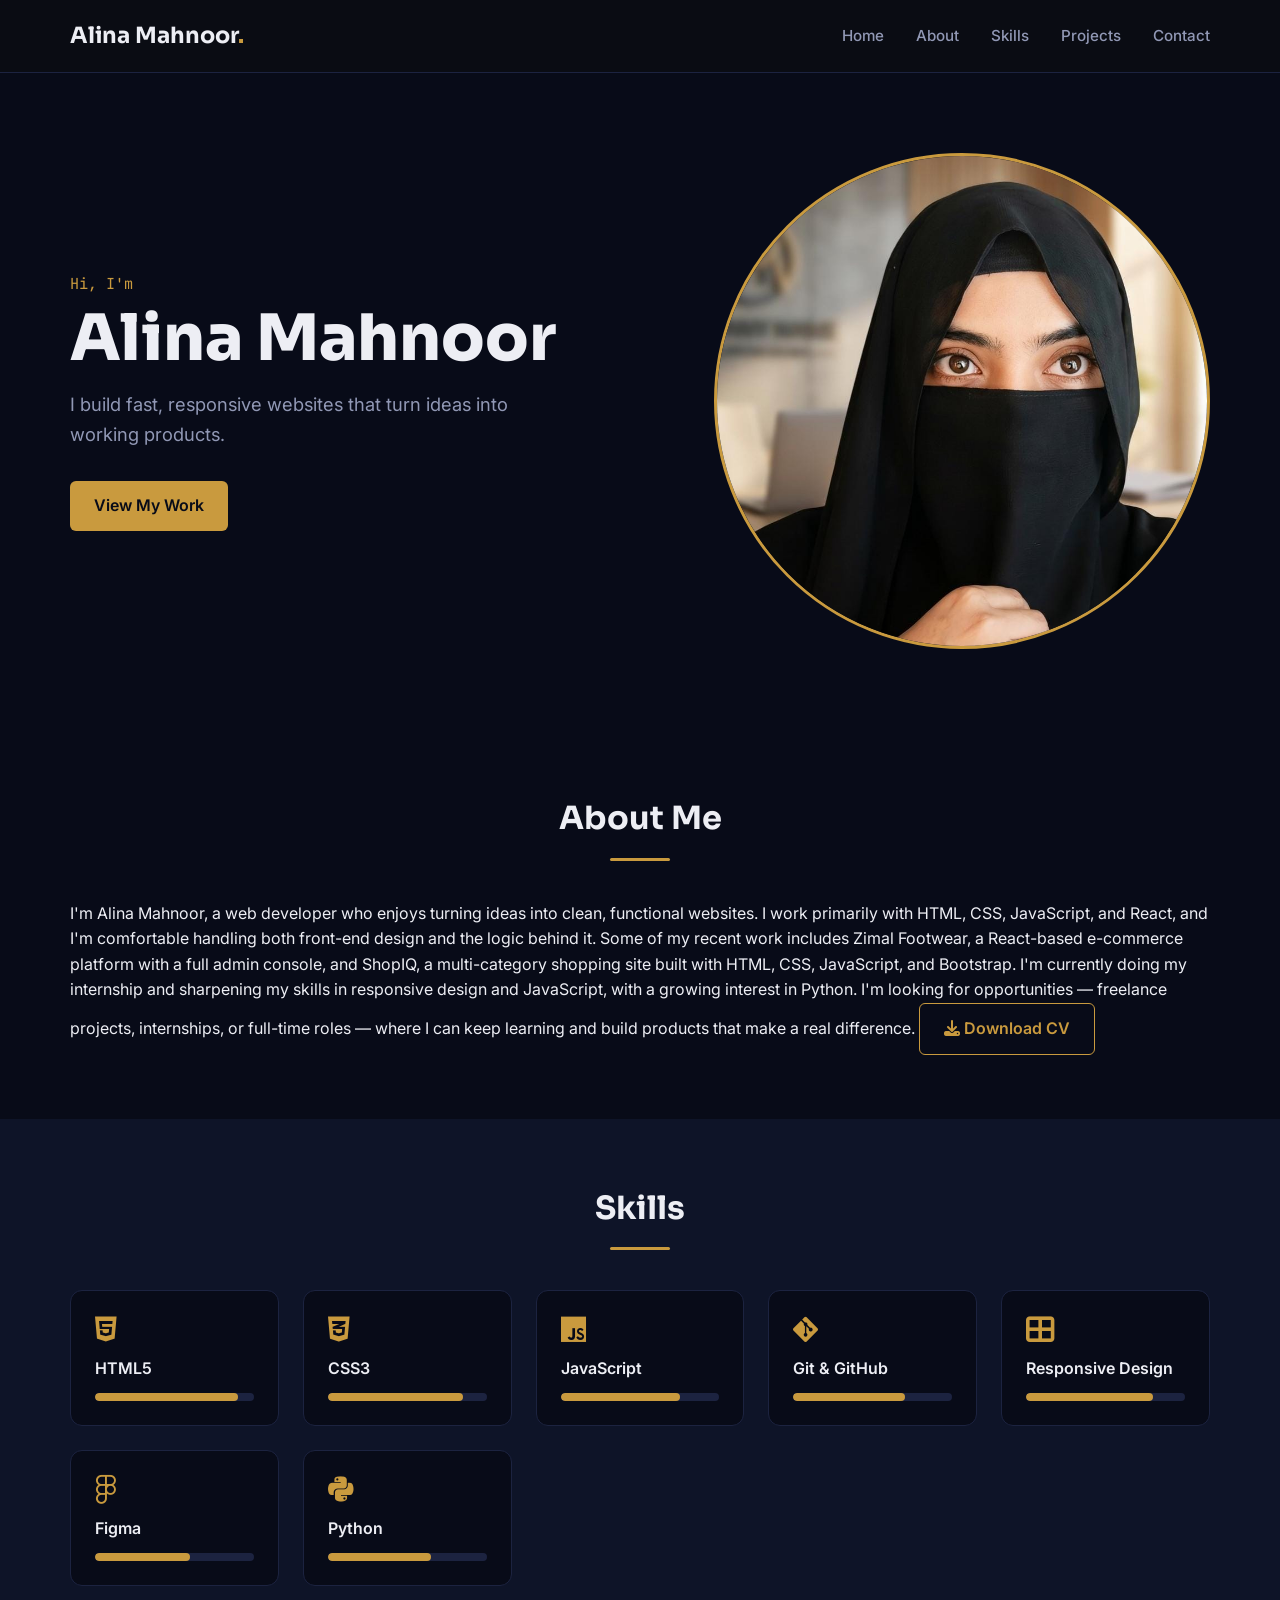
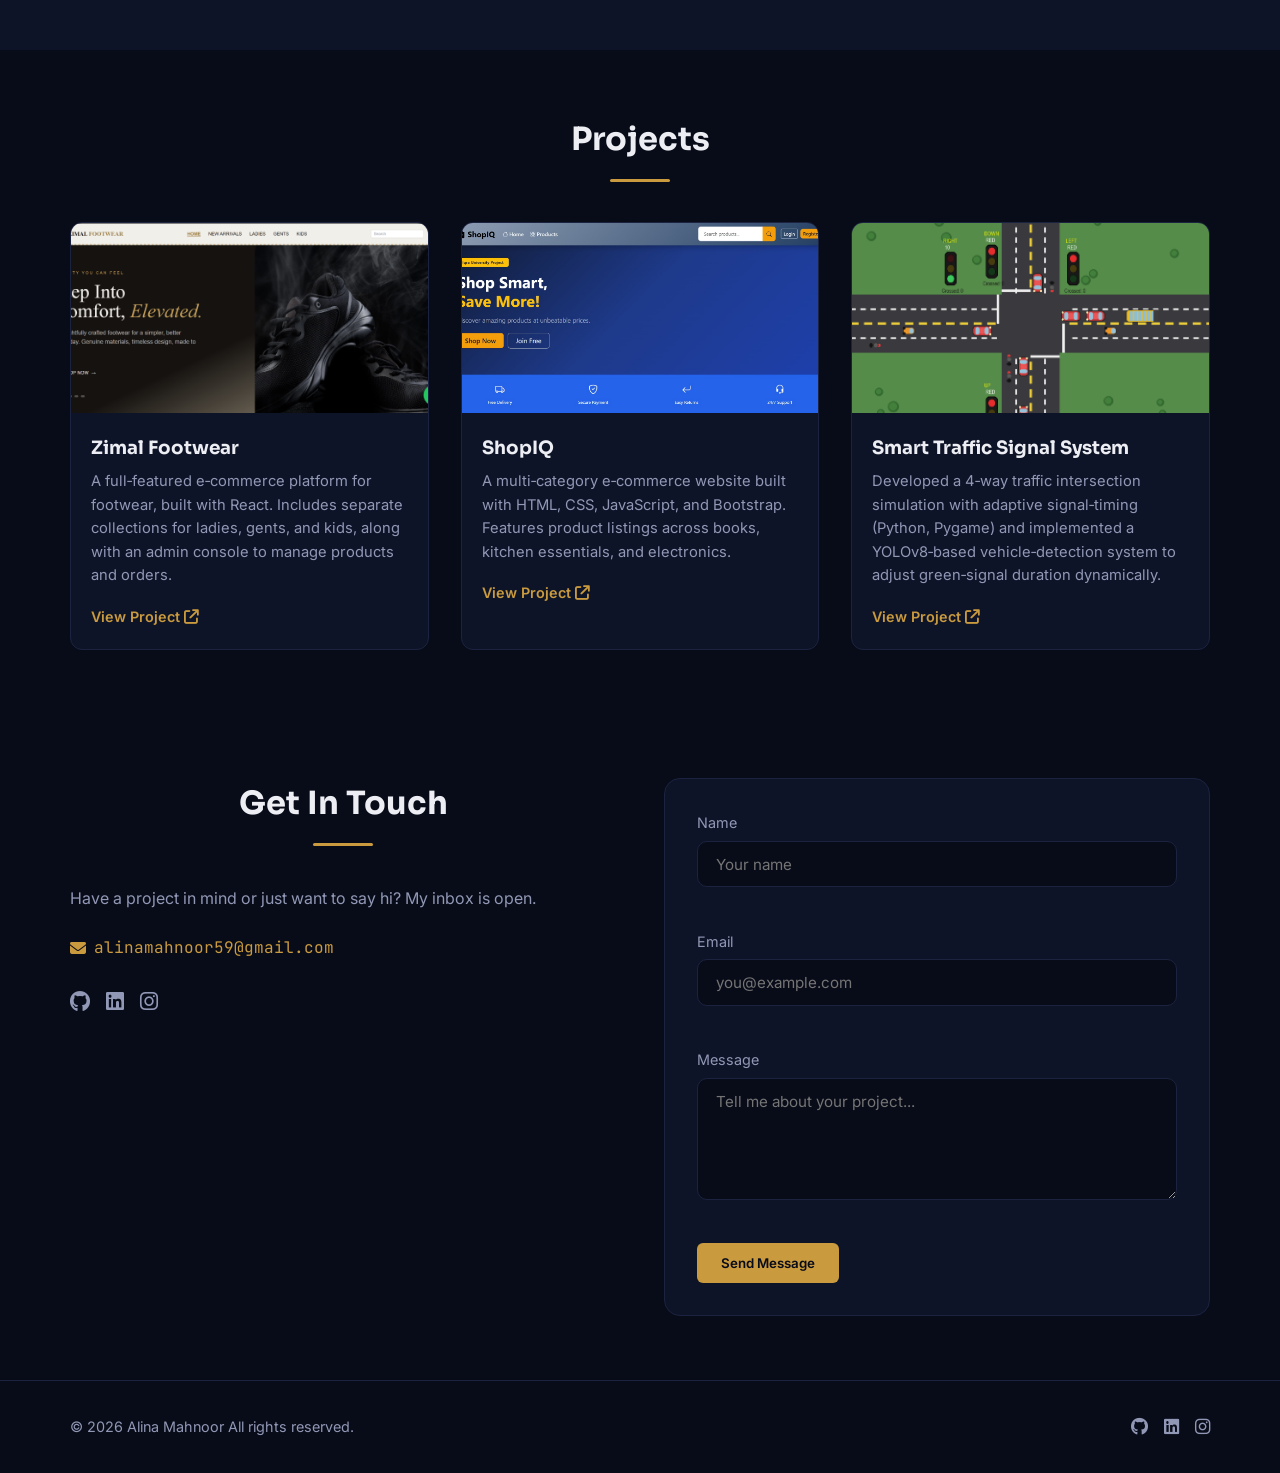
<file: index.html>
<!DOCTYPE html>
<html lang="en">
<head>
  <meta charset="UTF-8">
  <meta name="viewport" content="width=device-width, initial-scale=1.0">
  <title>Alina Mahnoor | Web Developer Portfolio</title>
  <meta name="description" content="Portfolio of Alina Mahnoor, a web developer specializing in building responsive, modern websites.">

  <!-- Google Fonts -->
  <link rel="preconnect" href="https://fonts.googleapis.com">
  <link rel="preconnect" href="https://fonts.gstatic.com" crossorigin>
  <link href="https://fonts.googleapis.com/css2?family=Sora:wght@400;600;700;800&family=Inter:wght@400;500;600&family=JetBrains+Mono:wght@400;500&display=swap" rel="stylesheet">

  <!-- Font Awesome (icons) -->
  <link rel="stylesheet" href="https://cdnjs.cloudflare.com/ajax/libs/font-awesome/6.5.1/css/all.min.css">

  <!-- Stylesheet -->
  <link rel="stylesheet" href="css/style.css">
</head>
<body>

  <!-- ========== NAVBAR ========== -->
  <header class="navbar" id="navbar">
    <nav class="nav container">
      <a href="#home" class="nav__logo">Alina Mahnoor<span>.</span></a>

      <ul class="nav__menu" id="nav-menu">
        <li><a href="#home" class="nav__link">Home</a></li>
        <li><a href="#about" class="nav__link">About</a></li>
        <li><a href="#skills" class="nav__link">Skills</a></li>
        <li><a href="#projects" class="nav__link">Projects</a></li>
        <li><a href="#contact" class="nav__link">Contact</a></li>
      </ul>

      <button class="nav__toggle" id="nav-toggle" aria-label="Toggle menu" aria-expanded="false">
        <i class="fa-solid fa-bars"></i>
      </button>
    </nav>
  </header>

  <main>

    <!-- ========== HERO ========== -->
    <section class="hero" id="home">
      <div class="container hero__container">
        <div class="hero__content">
          <p class="hero__eyebrow">Hi, I'm</p>
          <h1 class="hero__name">Alina Mahnoor</h1>
          <p class="hero__tagline">I build fast, responsive websites that turn ideas into working products.</p>
          <a href="#projects" class="btn btn--primary">View My Work</a>
        </div>
        <div class="hero__image">
          <img src="images/picture.jpeg" alt="Photo of Your Name">
        </div>
      </div>
    </section>

    <!-- ========== ABOUT ========== -->
    <section class="about" id="about">
      <div class="container">
        <h2 class="section__title">About Me</h2>
        <div class="about__content">
          <p class="about__text">
            I'm Alina Mahnoor, a web developer who enjoys turning ideas into clean, functional websites. I work primarily with HTML, CSS, JavaScript, and React, and I'm comfortable handling both front-end design and the logic behind it. Some of my recent work includes Zimal Footwear, a React-based e-commerce platform with a full admin console, and ShopIQ, a multi-category shopping site built with HTML, CSS, JavaScript, and Bootstrap. I'm currently doing my internship and sharpening my skills in responsive design and JavaScript, with a growing interest in Python. I'm looking for opportunities — freelance projects, internships, or full-time roles — where I can keep learning and build products that make a real difference.
          <a href="Alina_Mahnoor.pdf" class="btn btn--outline" download>
            <i class="fa-solid fa-download"></i> Download CV
          </a>
        </div>
      </div>
    </section>

    <!-- ========== SKILLS ========== -->
    <section class="skills" id="skills">
      <div class="container">
        <h2 class="section__title">Skills</h2>
        <div class="skills__grid">

          <div class="skill__card">
            <i class="fa-brands fa-html5 skill__icon"></i>
            <h3 class="skill__name">HTML5</h3>
            <div class="skill__bar"><span style="width: 90%;"></span></div>
          </div>

          <div class="skill__card">
            <i class="fa-brands fa-css3-alt skill__icon"></i>
            <h3 class="skill__name">CSS3</h3>
            <div class="skill__bar"><span style="width: 85%;"></span></div>
          </div>

          <div class="skill__card">
            <i class="fa-brands fa-js skill__icon"></i>
            <h3 class="skill__name">JavaScript</h3>
            <div class="skill__bar"><span style="width: 75%;"></span></div>
          </div>

          <div class="skill__card">
            <i class="fa-brands fa-git-alt skill__icon"></i>
            <h3 class="skill__name">Git & GitHub</h3>
            <div class="skill__bar"><span style="width: 70%;"></span></div>
          </div>

          <div class="skill__card">
            <i class="fa-solid fa-table-cells-large skill__icon"></i>
            <h3 class="skill__name">Responsive Design</h3>
            <div class="skill__bar"><span style="width: 80%;"></span></div>
          </div>

          <div class="skill__card">
            <i class="fa-brands fa-figma skill__icon"></i>
            <h3 class="skill__name">Figma</h3>
            <div class="skill__bar"><span style="width: 60%;"></span></div>
          </div>
          <div class="skill__card">
  <i class="fa-brands fa-python skill__icon"></i>
  <h3 class="skill__name">Python</h3>
  <div class="skill__bar"><span style="width: 65%;"></span></div>
</div>

        </div>
      </div>
    </section>

    <!-- ========== PROJECTS ========== -->
    <section class="projects" id="projects">
      <div class="container">
        <h2 class="section__title">Projects</h2>
        <div class="projects__grid">

          <article class="project__card">
            <img src="images/project1.png" alt="Screenshot of Project One" class="project__img">
            <div class="project__info">
              <h3 class="project__title">Zimal Footwear</h3>
              <p class="project__desc">A full‑featured e‑commerce platform for footwear, built with React. Includes separate collections for ladies, gents, and kids, along with an admin console to manage products and orders.</p>
              <a href="project1.html" class="project__link" target="_blank" rel="noopener">View Project <i class="fa-solid fa-arrow-up-right-from-square"></i></a>
            </div>
          </article>

          <article class="project__card">
            <img src="images/project2.png" alt="Screenshot of Project Two" class="project__img">
            <div class="project__info">
              <h3 class="project__title">ShopIQ</h3>
              <p class="project__desc">A multi‑category e‑commerce website built with HTML, CSS, JavaScript, and Bootstrap. Features product listings across books, kitchen essentials, and electronics.</p>
              <a href="project2.html" class="project__link" target="_blank" rel="noopener">View Project <i class="fa-solid fa-arrow-up-right-from-square"></i></a>
            </div>
          </article>

          <article class="project__card">
            <img src="images/project3.png" alt="Screenshot of Project Three" class="project__img">
            <div class="project__info">
              <h3 class="project__title">Smart Traffic Signal System</h3>
              <p class="project__desc">Developed a 4‑way traffic intersection simulation with adaptive signal‑timing (Python, Pygame) and implemented a YOLOv8‑based vehicle‑detection system to adjust green‑signal duration dynamically.</p>
              <a href="project3.html" class="project__link" target="_blank" rel="noopener">View Project <i class="fa-solid fa-arrow-up-right-from-square"></i></a>
            </div>
          </article>

        </div>
      </div>
    </section>

    <!-- ========== CONTACT ========== -->
    <section class="contact" id="contact">
      <div class="container contact__container">
        <div class="contact__info">
          <h2 class="section__title">Get In Touch</h2>
          <p class="contact__text">Have a project in mind or just want to say hi? My inbox is open.</p>
          <a href="mailto:alinamahnoor59@gmail.com" class="contact__email"><i class="fa-solid fa-envelope"></i> alinamahnoor59@gmail.com</a>

          <div class="contact__socials">
            <a href="https://github.com/alinamahnoor/tsg-webdev-p01-alinamahnoor" target="_blank" rel="noopener" aria-label="GitHub"><i class="fa-brands fa-github"></i></a>
            <a href="https://www.linkedin.com/in/alina-mahnoor-2a66a93ab?utm_source=share_via&utm_content=profile&utm_medium=member_android" target="_blank" rel="noopener" aria-label="LinkedIn"><i class="fa-brands fa-linkedin"></i></a>
            <a href="https://www.instagram.com/alina_.awan" target="_blank" rel="noopener" aria-label="Instagram"><i class="fa-brands fa-instagram"></i></a>
          </div>
        </div>

        <form class="contact__form" id="contact-form" novalidate>
          <div class="form__group">
            <label for="name">Name</label>
            <input type="text" id="name" name="name" placeholder="Your name">
            <span class="form__error" id="name-error"></span>
          </div>

          <div class="form__group">
            <label for="email">Email</label>
            <input type="email" id="email" name="email" placeholder="you@example.com">
            <span class="form__error" id="email-error"></span>
          </div>

          <div class="form__group">
            <label for="message">Message</label>
            <textarea id="message" name="message" rows="5" placeholder="Tell me about your project..."></textarea>
            <span class="form__error" id="message-error"></span>
          </div>

          <button type="submit" class="btn btn--primary">Send Message</button>
          <p class="form__success" id="form-success">Thanks! Your message has been sent.</p>
        </form>
      </div>
    </section>

  </main>

  <!-- ========== FOOTER ========== -->
  <footer class="footer">
    <div class="container footer__container">
      <p>&copy; <span id="year"></span> Alina Mahnoor All rights reserved.</p>
      <div class="footer__socials">
        <a href="https://github.com/alinamahnoor/tsg-webdev-p01-alinamahnoor" target="_blank" rel="noopener" aria-label="GitHub"><i class="fa-brands fa-github"></i></a>
        <a href="https://www.linkedin.com/in/alina-mahnoor-2a66a93ab?utm_source=share_via&utm_content=profile&utm_medium=member_android" target="_blank" rel="noopener" aria-label="LinkedIn"><i class="fa-brands fa-linkedin"></i></a>
        <a href="https://www.instagram.com/alina_.awan" target="_blank" rel="noopener" aria-label="Instagram"><i class="fa-brands fa-instagram"></i></a>
      </div>
    </div>
  </footer>

  <!-- Scroll to top button -->
  <button id="scroll-top" class="scroll-top" aria-label="Scroll to top">
    <i class="fa-solid fa-arrow-up"></i>
  </button>

  <script src="js/script.js"></script>
</body>
</html>
</file>
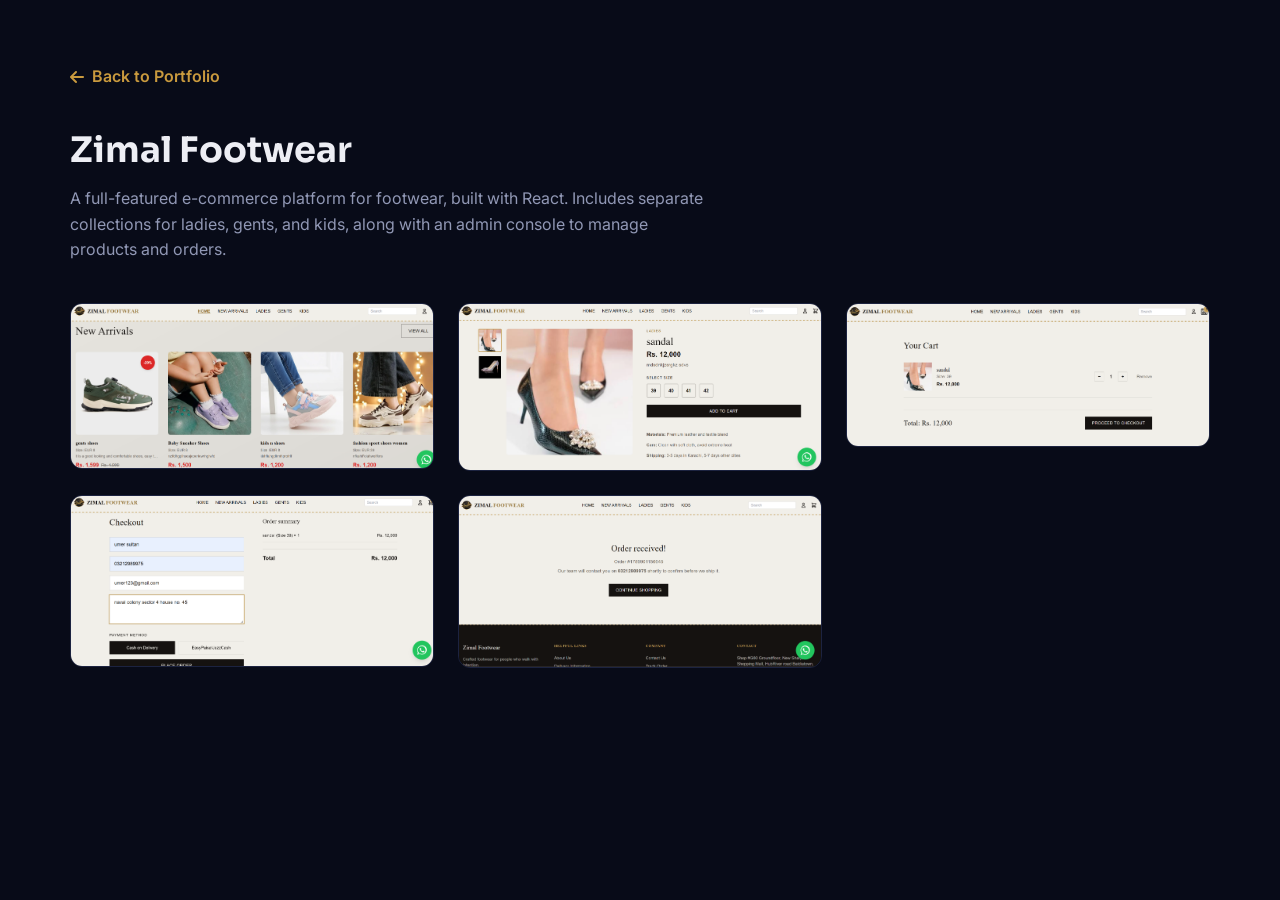
<file: project1.html>
<!DOCTYPE html>
<html lang="en">
<head>
  <meta charset="UTF-8">
  <meta name="viewport" content="width=device-width, initial-scale=1.0">
  <title>Zimal Footwear | Project Gallery</title>

  <link rel="preconnect" href="https://fonts.googleapis.com">
  <link rel="preconnect" href="https://fonts.gstatic.com" crossorigin>
  <link href="https://fonts.googleapis.com/css2?family=Sora:wght@400;600;700;800&family=Inter:wght@400;500;600&family=JetBrains+Mono:wght@400;500&display=swap" rel="stylesheet">
  <link rel="stylesheet" href="https://cdnjs.cloudflare.com/ajax/libs/font-awesome/6.5.1/css/all.min.css">
  <link rel="stylesheet" href="css/style.css">
</head>
<body>

  <section class="gallery">
    <div class="container">
      <a href="index.html#projects" class="gallery__back"><i class="fa-solid fa-arrow-left"></i> Back to Portfolio</a>

      <h1 class="gallery__title">Zimal Footwear</h1>
      <p class="gallery__desc">A full-featured e-commerce platform for footwear, built with React. Includes separate collections for ladies, gents, and kids, along with an admin console to manage products and orders.</p>

      <div class="gallery__grid">
        <img src="images/111.png" alt="Zimal Footwear screenshot 1">
        <img src="images/22.png" alt="Zimal Footwear screenshot 2">
        <img src="images/113.png" alt="Zimal Footwear screenshot 3">
        <img src="images/114.png" alt="Zimal Footwear screenshot 4">
        <img src="images/115.png" alt="Zimal Footwear screenshot 5">

      </div>
    </div>
  </section>

</body>
</html>
</file>
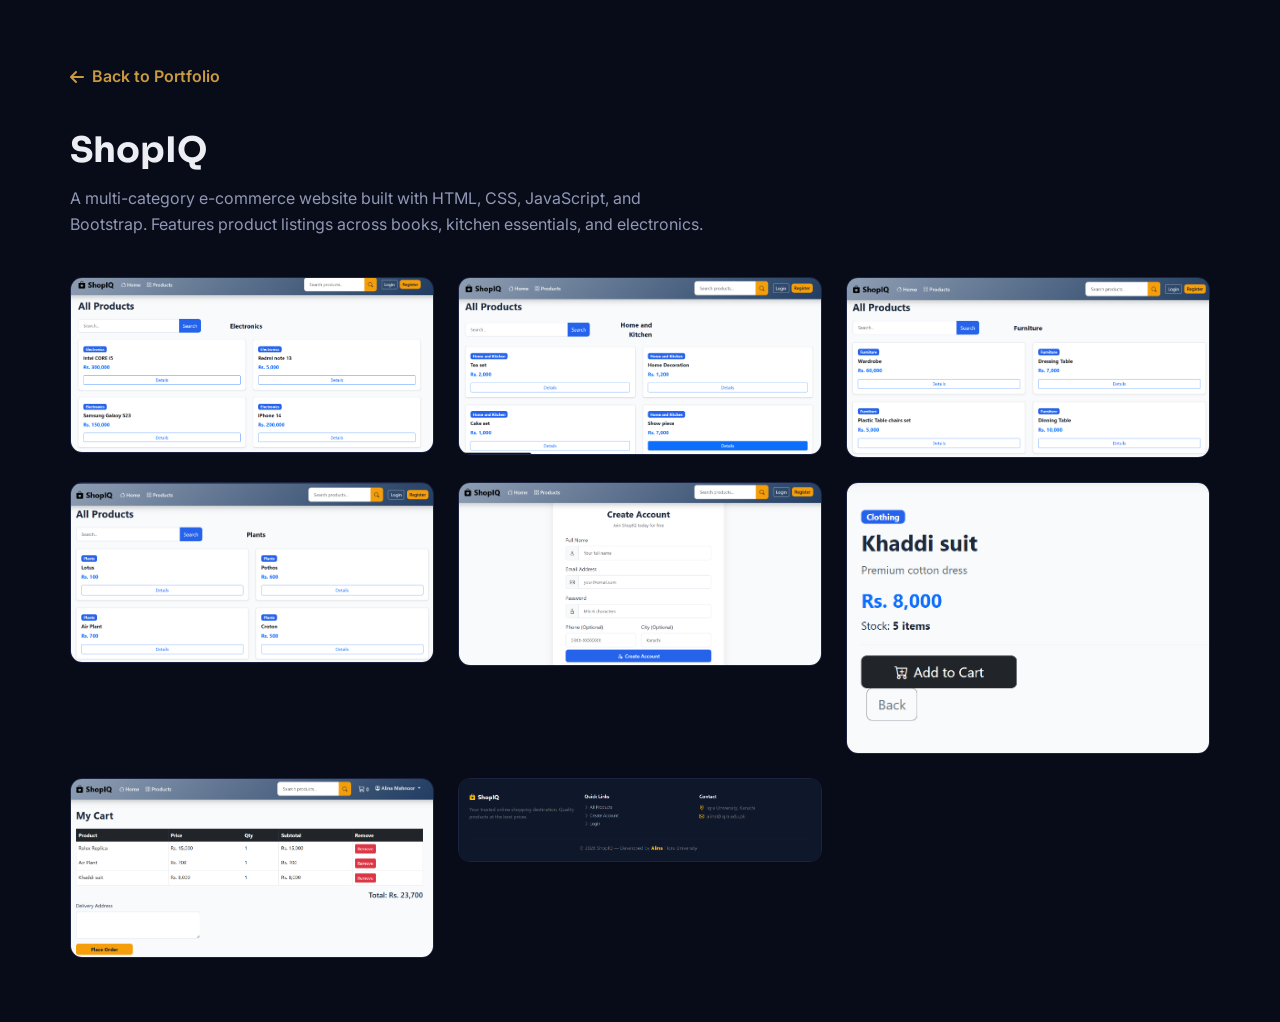
<file: project2.html>
<!DOCTYPE html>
<html lang="en">
<head>
  <meta charset="UTF-8">
  <meta name="viewport" content="width=device-width, initial-scale=1.0">
  <title>ShopIQ | Project Gallery</title>

  <link rel="preconnect" href="https://fonts.googleapis.com">
  <link rel="preconnect" href="https://fonts.gstatic.com" crossorigin>
  <link href="https://fonts.googleapis.com/css2?family=Sora:wght@400;600;700;800&family=Inter:wght@400;500;600&family=JetBrains+Mono:wght@400;500&display=swap" rel="stylesheet">
  <link rel="stylesheet" href="https://cdnjs.cloudflare.com/ajax/libs/font-awesome/6.5.1/css/all.min.css">
  <link rel="stylesheet" href="css/style.css">
</head>
<body>

  <section class="gallery">
    <div class="container">
      <a href="index.html#projects" class="gallery__back"><i class="fa-solid fa-arrow-left"></i> Back to Portfolio</a>

      <h1 class="gallery__title">ShopIQ</h1>
      <p class="gallery__desc">A multi-category e-commerce website built with HTML, CSS, JavaScript, and Bootstrap. Features product listings across books, kitchen essentials, and electronics.</p>

      <div class="gallery__grid">
        <img src="images/12.png" alt="ShopIQ screenshot 1">
        <img src="images/15.png" alt="ShopIQ screenshot 5">
        <img src="images/16.png" alt="ShopIQ screenshot 6">
        <img src="images/17.png" alt="ShopIQ screenshot 7">
        <img src="images/18.png" alt="ShopIQ screenshot 8">
        <img src="images/19.png" alt="ShopIQ screenshot 9">
        <img src="images/121.png" alt="ShopIQ screenshot 10">
        <img src="images/shop8.png" alt="ShopIQ screenshot 11">
        
        
      </div>
    </div>
  </section>

</body>
</html>
</file>
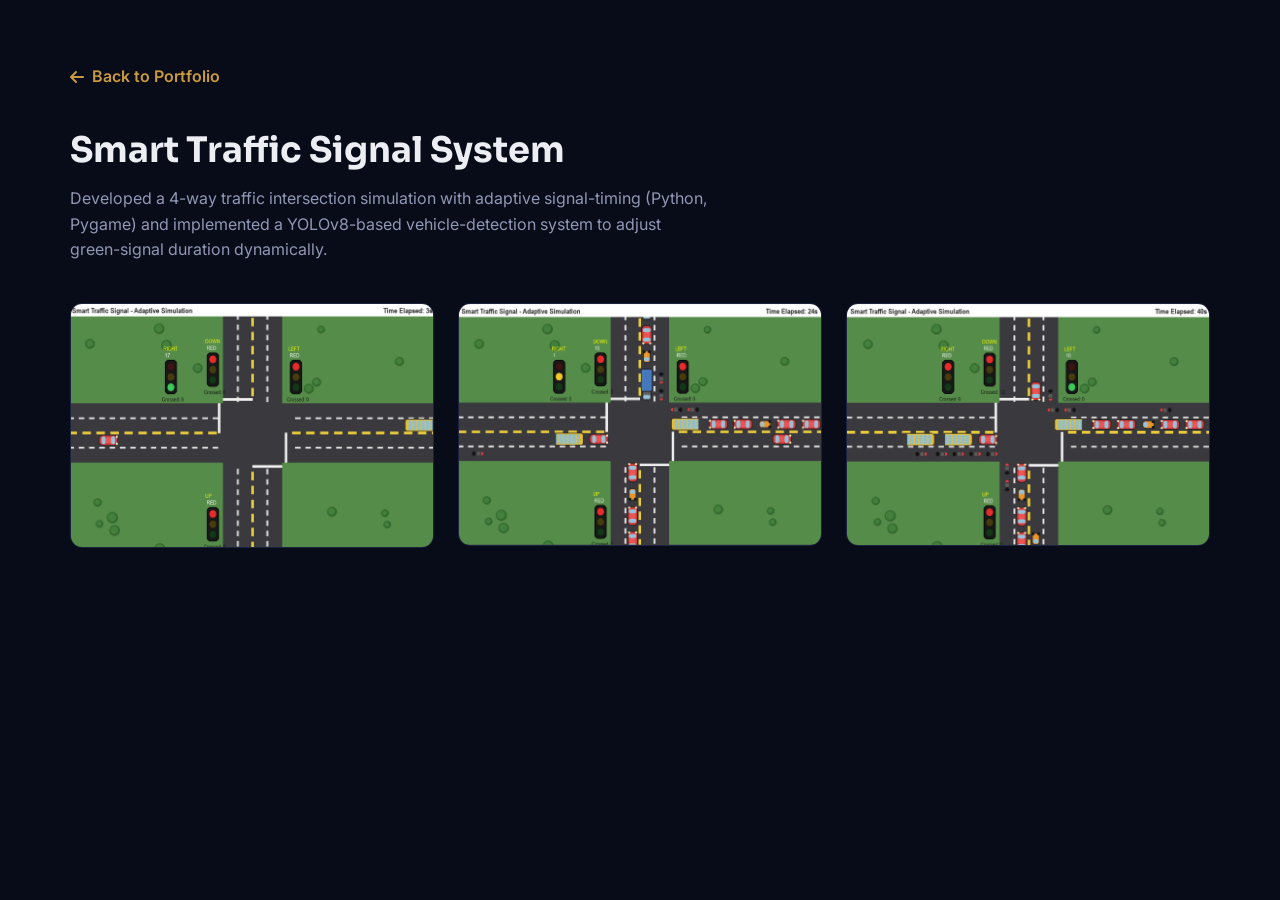
<file: project3.html>
<!DOCTYPE html>
<html lang="en">
<head>
  <meta charset="UTF-8">
  <meta name="viewport" content="width=device-width, initial-scale=1.0">
  <title>Smart Traffic Signal System | Project Gallery</title>

  <link rel="preconnect" href="https://fonts.googleapis.com">
  <link rel="preconnect" href="https://fonts.gstatic.com" crossorigin>
  <link href="https://fonts.googleapis.com/css2?family=Sora:wght@400;600;700;800&family=Inter:wght@400;500;600&family=JetBrains+Mono:wght@400;500&display=swap" rel="stylesheet">
  <link rel="stylesheet" href="https://cdnjs.cloudflare.com/ajax/libs/font-awesome/6.5.1/css/all.min.css">
  <link rel="stylesheet" href="css/style.css">
</head>
<body>

  <section class="gallery">
    <div class="container">
      <a href="index.html#projects" class="gallery__back"><i class="fa-solid fa-arrow-left"></i> Back to Portfolio</a>

      <h1 class="gallery__title">Smart Traffic Signal System</h1>
      <p class="gallery__desc">Developed a 4-way traffic intersection simulation with adaptive signal-timing (Python, Pygame) and implemented a YOLOv8-based vehicle-detection system to adjust green-signal duration dynamically.</p>

      <div class="gallery__grid">
        <img src="images/31.png" alt="Smart Traffic Signal System screenshot 1">
        <img src="images/32.png" alt="Smart Traffic Signal System screenshot 2">
        <img src="images/33.png" alt="Smart Traffic Signal System screenshot 3">
        
      </div>
    </div>
  </section>

</body>
</html>
</file>
<file: css/style.css>
/* ==========================================================
   DESIGN TOKENS — Day 2 mein inhi variables ke around
   pura visual design banega. Abhi sirf base reset hai
   taake structure browser mein dekha ja sake.
   ========================================================== */

:root {
  /* Colors */
  --color-bg: #080B18;
  --color-bg-alt: #0E1428;
  --color-text: #EDEEF4;
  --color-text-muted: #9198B5;
  --color-accent: #C99A3E;
  --color-accent-alt: #D9AE5C;
  --color-border: #1C2340;

  /* Fonts */
  --font-heading: 'Sora', sans-serif;
  --font-body: 'Inter', sans-serif;
  --font-mono: 'JetBrains Mono', monospace;

  /* Spacing */
  --container-width: 1140px;
}

* {
  margin: 0;
  padding: 0;
  box-sizing: border-box;
}

html {
  scroll-behavior: smooth;
}

body {
  background-color: var(--color-bg);
  color: var(--color-text);
  font-family: var(--font-body);
  line-height: 1.6;
}

img {
  max-width: 100%;
  display: block;
}

a {
  text-decoration: none;
  color: inherit;
}

ul {
  list-style: none;
}

.container {
  width: 90%;
  max-width: var(--container-width);
  margin: 0 auto;
}

section {
  padding: 4rem 0;
}

.section__title {
  font-family: var(--font-heading);
  font-size: 2rem;
  margin-bottom: 2.5rem;
  text-align: center;
  position: relative;
  padding-bottom: 1rem;
}

.section__title::after {
  content: "";
  position: absolute;
  bottom: 0;
  left: 50%;
  transform: translateX(-50%);
  width: 60px;
  height: 3px;
  background-color: var(--color-accent);
  border-radius: 999px;
}

/* Temporary basic button so links are visible/clickable while
   we build — Din 2 mein isko properly design karenge */
.btn {
  display: inline-block;
  padding: 0.75rem 1.5rem;
  border-radius: 6px;
  font-family: var(--font-body);
  font-weight: 600;
  cursor: pointer;
}

.btn--primary {
  background-color: var(--color-accent);
  color: var(--color-bg);
  border: none;
}

.btn--outline {
  background: transparent;
  color: var(--color-accent);
  border: 1px solid var(--color-accent);
}

/* ==========================================================
   NAVBAR
   ========================================================== */
.navbar {
  position: sticky;
  top: 0;
  z-index: 100;
  background-color: rgba(11, 14, 20, 0.92);
  backdrop-filter: blur(8px);
  border-bottom: 1px solid var(--color-border);
}

.nav {
  display: flex;
  align-items: center;
  justify-content: space-between;
  height: 4.5rem;
}

.nav__logo {
  font-family: var(--font-heading);
  font-size: 1.4rem;
  font-weight: 700;
}

.nav__logo span {
  color: var(--color-accent);
}

.nav__menu {
  display: flex;
  gap: 2rem;
}

.nav__link {
  font-family: var(--font-body);
  font-size: 0.95rem;
  font-weight: 500;
  color: var(--color-text-muted);
  transition: color 0.25s ease;
}

/* Hover effect #1 */
.nav__link:hover {
  color: var(--color-accent);
}

.nav__toggle {
  display: none;
  background: none;
  border: none;
  color: var(--color-text);
  font-size: 1.4rem;
  cursor: pointer;
}

/* ==========================================================
   HERO
   ========================================================== */
.hero {
  padding-top: 5rem;
  padding-bottom: 5rem;
}

.hero__container {
  display: grid;
  grid-template-columns: 1.2fr 1fr;
  align-items: center;
  gap: 3rem;
}

.hero__eyebrow {
  font-family: var(--font-mono);
  color: var(--color-accent);
  font-size: 0.95rem;
  margin-bottom: 0.5rem;
}

.hero__name {
  font-family: var(--font-heading);
  font-size: clamp(2.5rem, 5vw, 4rem);
  font-weight: 800;
  line-height: 1.1;
  margin-bottom: 1rem;
}

.hero__tagline {
  color: var(--color-text-muted);
  font-size: 1.15rem;
  max-width: 480px;
  margin-bottom: 2rem;
}

.hero__image img {
  border-radius: 50%;
  border: 3px solid var(--color-accent);
  aspect-ratio: 1 / 1;
  object-fit: cover;
  background-color: var(--color-bg-alt);
}

/* Hover effect #2 */
.btn--primary:hover {
  background-color: var(--color-accent-alt);
  transition: background-color 0.25s ease;
}

/* Hover effect #3 */
.btn--outline:hover {
  background-color: var(--color-accent);
  color: var(--color-bg);
  transition: 0.25s ease;
}

/* ==========================================================
   RESPONSIVE — MOBILE (below 768px)
   ========================================================== */
@media (max-width: 768px) {
  .nav__menu {
    position: fixed;
    top: 4.5rem;
    left: 0;
    right: 0;
    flex-direction: column;
    background-color: var(--color-bg-alt);
    padding: 1.5rem 2rem;
    gap: 1rem;
    border-bottom: 1px solid var(--color-border);
    transform: translateY(-150%);
    transition: transform 0.3s ease;
  }

  .nav__menu.show-menu {
    transform: translateY(0);
  }

  .nav__toggle {
    display: block;
  }

  .hero__container {
    grid-template-columns: 1fr;
    text-align: center;
  }

  .hero__tagline {
    margin-left: auto;
    margin-right: auto;
  }

  .hero__image {
    order: -1;
    max-width: 240px;
    margin: 0 auto;
  }
}

/* ==========================================================
   SKILLS
   ========================================================== */
.skills {
  background-color: var(--color-bg-alt);
}

.skills__grid {
  display: grid;
  grid-template-columns: repeat(auto-fit, minmax(200px, 1fr));
  gap: 1.5rem;
}

.skill__card {
  background-color: var(--color-bg);
  border: 1px solid var(--color-border);
  border-radius: 12px;
  padding: 1.5rem;
  transition: transform 0.25s ease, border-color 0.25s ease;
}

/* Hover effect on skill cards */
.skill__card:hover {
  transform: translateY(-4px);
  border-color: var(--color-accent);
}

.skill__icon {
  font-size: 1.8rem;
  color: var(--color-accent);
  margin-bottom: 0.75rem;
}

.skill__name {
  font-family: var(--font-body);
  font-size: 1rem;
  font-weight: 600;
  margin-bottom: 0.75rem;
}

.skill__bar {
  width: 100%;
  height: 8px;
  background-color: var(--color-border);
  border-radius: 999px;
  overflow: hidden;
}

.skill__bar span {
  display: block;
  height: 100%;
  background-color: var(--color-accent);
  border-radius: 999px;
}

/* ==========================================================
   PROJECTS
   ========================================================== */
.projects__grid {
  display: grid;
  grid-template-columns: repeat(auto-fit, minmax(280px, 1fr));
  gap: 2rem;
}

.project__card {
  background-color: var(--color-bg-alt);
  border: 1px solid var(--color-border);
  border-radius: 12px;
  overflow: hidden;
  transition: transform 0.25s ease, box-shadow 0.25s ease;
}

/* Hover effect on project cards */
.project__card:hover {
  transform: translateY(-6px);
  box-shadow: 0 12px 24px rgba(0, 0, 0, 0.35);
}

.project__img {
  width: 100%;
  height: 190px;
  object-fit: cover;
  background-color: var(--color-border);
}

.project__info {
  padding: 1.25rem;
}

.project__title {
  font-family: var(--font-heading);
  font-size: 1.15rem;
  margin-bottom: 0.5rem;
}

.project__desc {
  color: var(--color-text-muted);
  font-size: 0.92rem;
  margin-bottom: 1rem;
}

.project__link {
  color: var(--color-accent);
  font-size: 0.9rem;
  font-weight: 600;
}

.project__link:hover {
  text-decoration: underline;
}

/* ==========================================================
   CONTACT
   ========================================================== */
.contact__container {
  display: grid;
  grid-template-columns: 1fr 1fr;
  gap: 3rem;
  align-items: start;
}

.contact__text {
  color: var(--color-text-muted);
  margin-bottom: 1.5rem;
}

.contact__email {
  display: inline-flex;
  align-items: center;
  gap: 0.5rem;
  font-family: var(--font-mono);
  color: var(--color-accent);
  margin-bottom: 1.5rem;
}

.contact__socials {
  display: flex;
  gap: 1rem;
  font-size: 1.3rem;
}

.contact__socials a {
  color: var(--color-text-muted);
  transition: color 0.25s ease;
}

.contact__socials a:hover {
  color: var(--color-accent);
}

.contact__form {
  display: flex;
  flex-direction: column;
  gap: 1.25rem;
  background-color: var(--color-bg-alt);
  border: 1px solid var(--color-border);
  border-radius: 16px;
  padding: 2rem;
}

.form__group {
  display: flex;
  flex-direction: column;
  gap: 0.4rem;
}

.form__group label {
  font-size: 0.9rem;
  color: var(--color-text-muted);
}

.form__group input,
.form__group textarea {
  background-color: var(--color-bg);
  border: 1px solid var(--color-border);
  border-radius: 10px;
  padding: 0.8rem 1.1rem;
  color: var(--color-text);
  font-family: var(--font-body);
  font-size: 0.95rem;
  resize: vertical;
}

.form__group input:focus,
.form__group textarea:focus {
  outline: none;
  border-color: var(--color-accent);
}

.form__group.error input,
.form__group.error textarea {
  border-color: #f87171;
}

.form__error {
  font-size: 0.8rem;
  color: #f87171;
  min-height: 1rem;
}

.form__success {
  display: none;
  font-size: 0.9rem;
  color: var(--color-accent);
}

.form__success.show {
  display: block;
}

.contact__form button {
  align-self: flex-start;
}

/* ==========================================================
   FOOTER
   ========================================================== */
.footer {
  border-top: 1px solid var(--color-border);
  padding: 2rem 0;
}

.footer__container {
  display: flex;
  align-items: center;
  justify-content: space-between;
  flex-wrap: wrap;
  gap: 1rem;
}

.footer__container p {
  color: var(--color-text-muted);
  font-size: 0.9rem;
}

.footer__socials {
  display: flex;
  gap: 1rem;
  font-size: 1.1rem;
}

.footer__socials a {
  color: var(--color-text-muted);
  transition: color 0.25s ease;
}

.footer__socials a:hover {
  color: var(--color-accent);
}

/* ==========================================================
   SCROLL TO TOP BUTTON
   ========================================================== */
.scroll-top {
  position: fixed;
  bottom: 2rem;
  right: 2rem;
  width: 44px;
  height: 44px;
  border-radius: 50%;
  background-color: var(--color-accent);
  color: var(--color-bg);
  border: none;
  font-size: 1rem;
  cursor: pointer;
  display: none;
  align-items: center;
  justify-content: center;
  box-shadow: 0 8px 16px rgba(0, 0, 0, 0.3);
  z-index: 90;
}

.scroll-top.show-scroll {
  display: flex;
}

/* ==========================================================
   RESPONSIVE — TABLET & MOBILE ADDITIONS
   ========================================================== */
@media (max-width: 768px) {
  .contact__container {
    grid-template-columns: 1fr;
  }

  .contact__form button {
    align-self: stretch;
  }
}

/* NOTE: Form validation aur scroll-top/menu toggle JS logic
   Din 4 mein script.js file mein likha jayega. */

/* ==========================================================
   PROJECT GALLERY PAGES (project1.html, project2.html, project3.html)
   ========================================================== */
.gallery {
  padding: 4rem 0;
}

.gallery__back {
  display: inline-flex;
  align-items: center;
  gap: 0.5rem;
  color: var(--color-accent);
  font-weight: 600;
  margin-bottom: 2rem;
}

.gallery__back:hover {
  text-decoration: underline;
}

.gallery__title {
  font-family: var(--font-heading);
  font-size: 2.2rem;
  margin-bottom: 0.5rem;
}

.gallery__desc {
  color: var(--color-text-muted);
  max-width: 640px;
  margin-bottom: 2.5rem;
}

.gallery__grid {
  display: grid;
  grid-template-columns: repeat(3, 1fr);
  gap: 1.5rem;
}

@media (max-width: 900px) {
  .gallery__grid {
    grid-template-columns: repeat(2, 1fr);
  }
}

@media (max-width: 560px) {
  .gallery__grid {
    grid-template-columns: 1fr;
  }
}

.gallery__grid img {
  width: 100%;
  border-radius: 12px;
  border: 1px solid var(--color-border);
}
</file>
